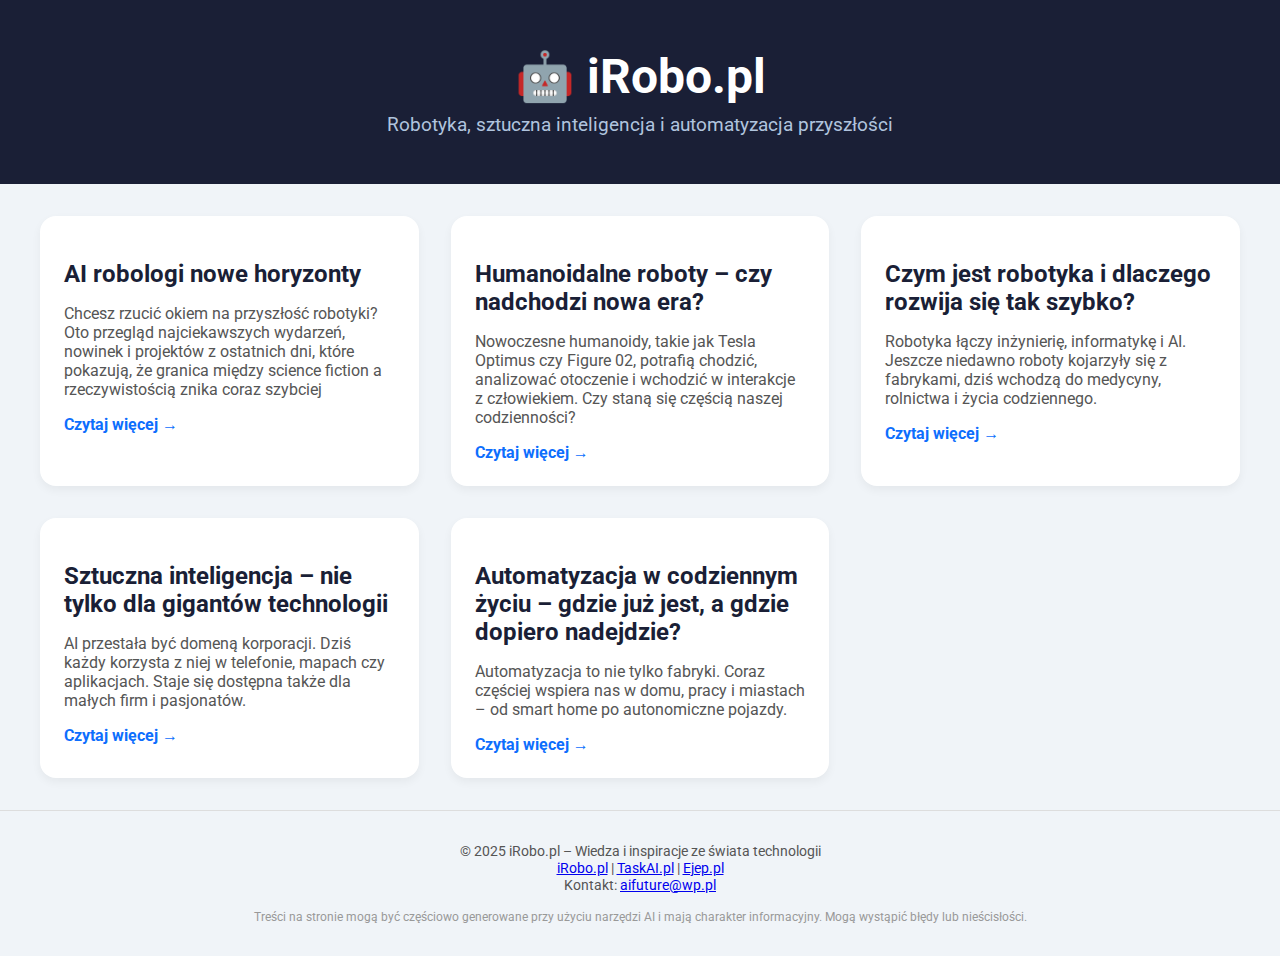
<file: index.html>
<!DOCTYPE html>
<html lang="pl">
<head>
  <meta charset="UTF-8">
  <meta name="viewport" content="width=device-width, initial-scale=1.0">
  <title>iRobo.pl – Robotyka, AI i automatyzacja</title>
  <link href="https://fonts.googleapis.com/css2?family=Roboto:wght@400;700&display=swap" rel="stylesheet">
  <style>
    body { font-family: 'Roboto', sans-serif; margin:0; padding:0; background:#f0f4f8; color:#111; }
    header { background:#1a1f36; color:#fff; text-align:center; padding:3rem 1rem; }
    header h1 { margin:0; font-size:3rem; cursor:pointer; }
    header p { margin:0.5rem 0 0; font-size:1.2rem; color:#b0c4de; }
    main { display:grid; grid-template-columns:1fr; gap:2rem; max-width:1200px; margin:2rem auto; padding:0 1rem; }
    @media(min-width:768px){ main { grid-template-columns:repeat(3,1fr); } }
    .card { background:#fff; border-radius:1rem; padding:1.5rem; box-shadow:0 4px 10px rgba(0,0,0,0.05); transition:transform 0.2s, box-shadow 0.2s; }
    .card:hover { transform:translateY(-5px); box-shadow:0 8px 20px rgba(0,0,0,0.1); }
    .card h2 { font-size:1.5rem; margin-bottom:0.5rem; color:#1a1f36; }
    .card p { color:#555; margin-bottom:1rem; }
    .card a { text-decoration:none; color:#0d6efd; font-weight:700; }
    footer { text-align:center; padding:2rem 1rem; color:#555; border-top:1px solid #ddd; font-size:0.9rem; }
    .disclaimer { font-size:0.75rem; color:#999; margin-top:1rem; }
  </style>
</head>
<body>
  <header onclick="window.location.href='index.html'">
    <h1>🤖 iRobo.pl</h1>
    <p>Robotyka, sztuczna inteligencja i automatyzacja przyszłości</p>
  </header>

  <main>
      <div class="card">
      <h2>AI robologi nowe horyzonty</h2>
      <p>Chcesz rzucić okiem na przyszłość robotyki? Oto przegląd najciekawszych wydarzeń, nowinek i projektów z ostatnich dni, które pokazują, że granica między science fiction a rzeczywistością znika coraz szybciej</p>
      <a href="articles/ai-robologia-nowe-horyzonty.html">Czytaj więcej →</a>
      </div>
    <div class="card">
      <h2>Humanoidalne roboty – czy nadchodzi nowa era?</h2>
      <p>Nowoczesne humanoidy, takie jak Tesla Optimus czy Figure 02, potrafią chodzić, analizować otoczenie i wchodzić w interakcje z człowiekiem. Czy staną się częścią naszej codzienności?</p>
      <a href="articles/humanoidalne-roboty.html">Czytaj więcej →</a>
    </div>
    <div class="card">
      <h2>Czym jest robotyka i dlaczego rozwija się tak szybko?</h2>
      <p>Robotyka łączy inżynierię, informatykę i AI. Jeszcze niedawno roboty kojarzyły się z fabrykami, dziś wchodzą do medycyny, rolnictwa i życia codziennego.</p>
      <a href="articles/robotyka.html">Czytaj więcej →</a>
    </div>
    <div class="card">
      <h2>Sztuczna inteligencja – nie tylko dla gigantów technologii</h2>
      <p>AI przestała być domeną korporacji. Dziś każdy korzysta z niej w telefonie, mapach czy aplikacjach. Staje się dostępna także dla małych firm i pasjonatów.</p>
      <a href="articles/sztuczna-inteligencja.html">Czytaj więcej →</a>
    </div>
    <div class="card">
      <h2>Automatyzacja w codziennym życiu – gdzie już jest, a gdzie dopiero nadejdzie?</h2>
      <p>Automatyzacja to nie tylko fabryki. Coraz częściej wspiera nas w domu, pracy i miastach – od smart home po autonomiczne pojazdy.</p>
      <a href="articles/automatyzacja.html">Czytaj więcej →</a>
    </div>
  </main>

<footer>
  © 2025 iRobo.pl – Wiedza i inspiracje ze świata technologii  
  <div class="links">
    <a href="https://irobo.pl">iRobo.pl</a> | 
    <a href="https://taskai.pl">TaskAI.pl</a> | 
    <a href="https://ejep.pl">Ejep.pl</a>
  </div>
  <div class="contact">
    Kontakt: <a href="mailto:aifuture@wp.pl">aifuture@wp.pl</a>
  </div>
  <div class="disclaimer">
    Treści na stronie mogą być częściowo generowane przy użyciu narzędzi AI i mają charakter informacyjny.  
    Mogą wystąpić błędy lub nieścisłości.
  </div>
</footer>
  
</body>
</html>
</file>
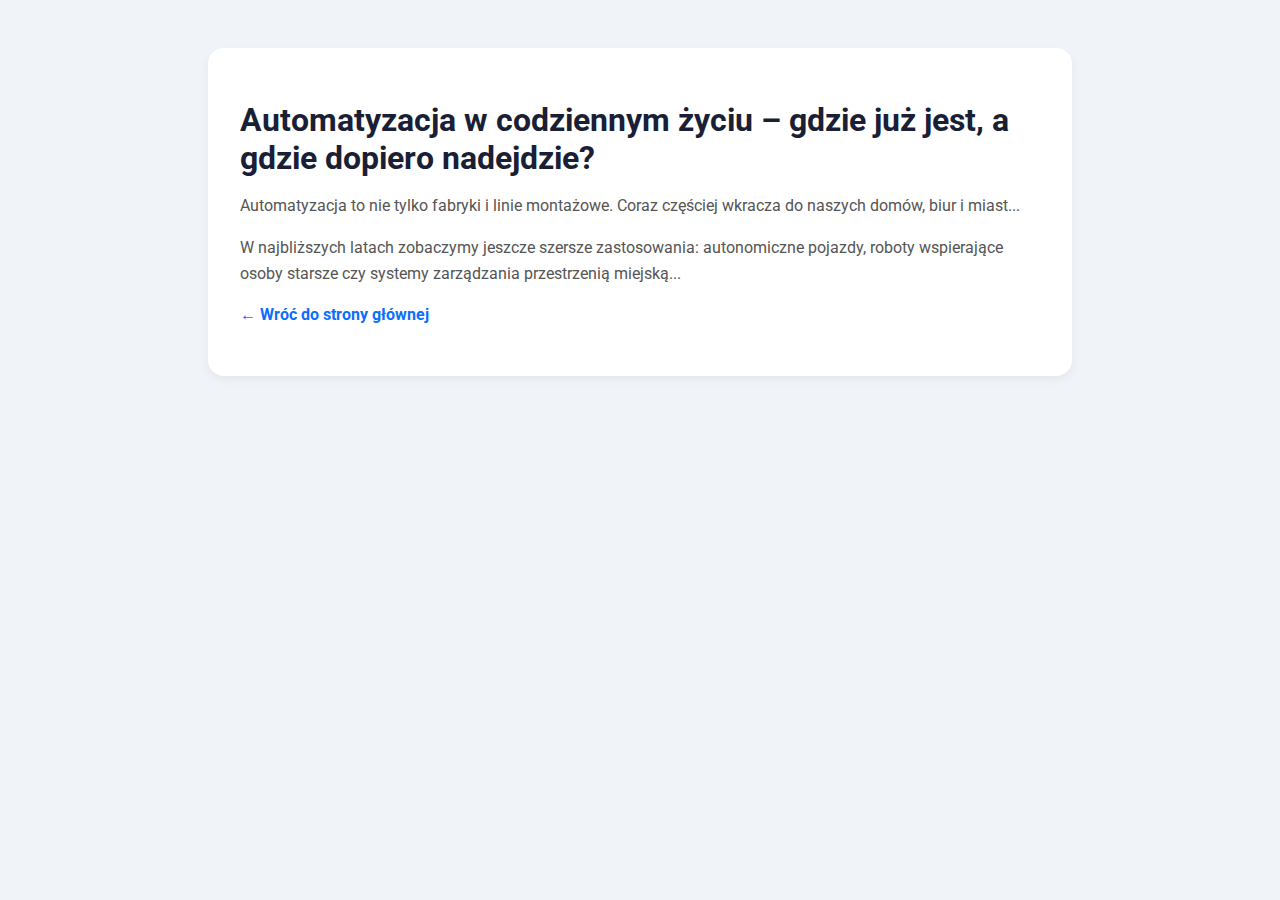
<file: automatyzacja.html>
<!DOCTYPE html>
<html lang="pl">
<head>
  <meta charset="UTF-8">
  <meta name="viewport" content="width=device-width, initial-scale=1.0">
  <title>Automatyzacja w codziennym życiu – iRobo.pl</title>
  <link href="https://fonts.googleapis.com/css2?family=Roboto:wght@400;700&display=swap" rel="stylesheet">
  <style>
    body { font-family:'Roboto',sans-serif; background:#f0f4f8; color:#111; margin:0; padding:0; }
    main { max-width:800px; margin:3rem auto; padding:0 1rem; background:#fff; border-radius:1rem; box-shadow:0 4px 10px rgba(0,0,0,0.05); padding:2rem; }
    h1 { font-size:2rem; color:#1a1f36; margin-bottom:1rem; }
    p { margin-bottom:1rem; color:#555; line-height:1.6; }
    a { color:#0d6efd; text-decoration:none; font-weight:700; }
  </style>
</head>
<body>
  <main>
    <h1>Automatyzacja w codziennym życiu – gdzie już jest, a gdzie dopiero nadejdzie?</h1>
    <p>Automatyzacja to nie tylko fabryki i linie montażowe. Coraz częściej wkracza do naszych domów, biur i miast...</p>
    <p>W najbliższych latach zobaczymy jeszcze szersze zastosowania: autonomiczne pojazdy, roboty wspierające osoby starsze czy systemy zarządzania przestrzenią miejską...</p>
    <p><a href="../index.html">← Wróć do strony głównej</a></p>
  </main>
</body>
</html>
</file>
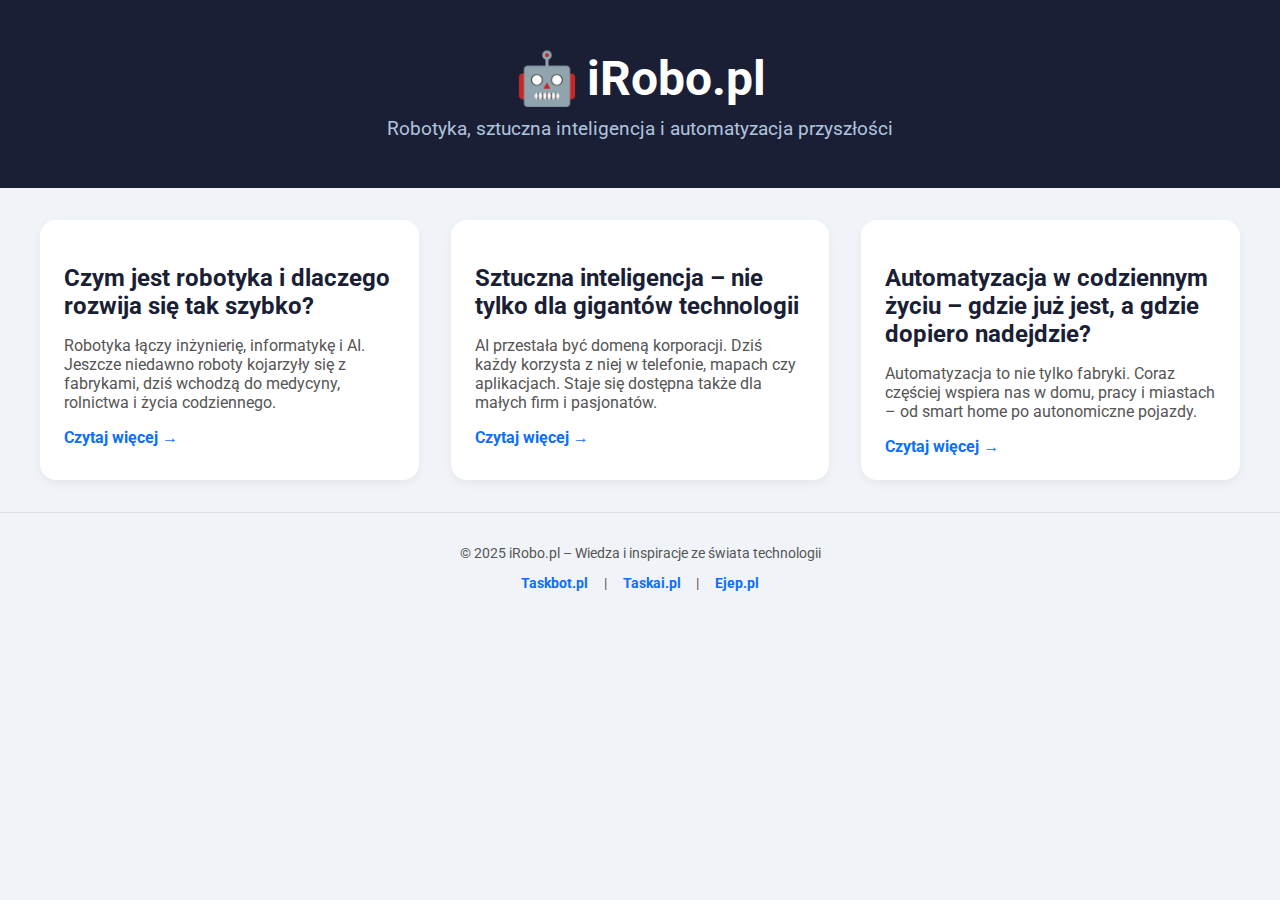
<file: index(1).html>
<!DOCTYPE html>
<html lang="pl">
<head>

  <!-- Google tag (gtag.js) -->
<script async src="https://www.googletagmanager.com/gtag/js?id=G-JDNJRMNJTN"></script>
<script>
  window.dataLayer = window.dataLayer || [];
  function gtag(){dataLayer.push(arguments);}
  gtag('js', new Date());

  gtag('config', 'G-JDNJRMNJTN');
</script>

  <meta charset="UTF-8">
  <meta name="viewport" content="width=device-width, initial-scale=1.0">
  <title>iRobo.pl – Robotyka, AI i automatyzacja</title>
  <meta name="description" content="iRobo.pl – blog o robotyce, sztucznej inteligencji i automatyzacji. Nowości, poradniki i analizy technologiczne.">
  <link href="https://fonts.googleapis.com/css2?family=Roboto:wght@400;700&display=swap" rel="stylesheet">
  <style>
    body { font-family: 'Roboto', sans-serif; margin:0; padding:0; background:#f0f4f8; color:#111; }
    header { background:#1a1f36; color:#fff; text-align:center; padding:3rem 1rem; }
    header h1 { margin:0; font-size:3rem; display:flex; align-items:center; justify-content:center; gap:0.5rem; }
    header h1 span.logo { font-size:3.2rem; }
    header p { margin:0.5rem 0 0; font-size:1.2rem; color:#b0c4de; }
    main { display:grid; grid-template-columns:1fr; gap:2rem; max-width:1200px; margin:2rem auto; padding:0 1rem; }
    @media(min-width:768px){ main { grid-template-columns:repeat(3,1fr); } }
    .card { background:#fff; border-radius:1rem; padding:1.5rem; box-shadow:0 4px 10px rgba(0,0,0,0.05); transition:transform 0.2s, box-shadow 0.2s; }
    .card:hover { transform:translateY(-5px); box-shadow:0 8px 20px rgba(0,0,0,0.1); }
    .card h2 { font-size:1.5rem; margin-bottom:0.5rem; color:#1a1f36; }
    .card p { color:#555; margin-bottom:1rem; }
    .card a { text-decoration:none; color:#0d6efd; font-weight:700; }
    footer { text-align:center; padding:2rem 1rem; color:#555; border-top:1px solid #ddd; font-size:0.9rem; }
    footer .links { margin-top:0.8rem; }
    footer .links a { margin:0 0.8rem; text-decoration:none; color:#0d6efd; font-weight:700; }
  </style>
</head>
<body>
  <header>
    <h1><span class="logo">🤖</span> iRobo.pl</h1>
    <p>Robotyka, sztuczna inteligencja i automatyzacja przyszłości</p>
  </header>

  <main>
    <div class="card">
      <h2>Czym jest robotyka i dlaczego rozwija się tak szybko?</h2>
      <p>Robotyka łączy inżynierię, informatykę i AI. Jeszcze niedawno roboty kojarzyły się z fabrykami, dziś wchodzą do medycyny, rolnictwa i życia codziennego.</p>
      <a href="articles/robotyka.html">Czytaj więcej →</a>
    </div>
    <div class="card">
      <h2>Sztuczna inteligencja – nie tylko dla gigantów technologii</h2>
      <p>AI przestała być domeną korporacji. Dziś każdy korzysta z niej w telefonie, mapach czy aplikacjach. Staje się dostępna także dla małych firm i pasjonatów.</p>
      <a href="articles/sztuczna-inteligencja.html">Czytaj więcej →</a>
    </div>
    <div class="card">
      <h2>Automatyzacja w codziennym życiu – gdzie już jest, a gdzie dopiero nadejdzie?</h2>
      <p>Automatyzacja to nie tylko fabryki. Coraz częściej wspiera nas w domu, pracy i miastach – od smart home po autonomiczne pojazdy.</p>
      <a href="articles/automatyzacja.html">Czytaj więcej →</a>
    </div>
  </main>

  <footer>
    © 2025 iRobo.pl – Wiedza i inspiracje ze świata technologii
    <div class="links">
      <a href="https://taskbot.pl">Taskbot.pl</a> |
      <a href="https://taskai.pl">Taskai.pl</a> |
      <a href="https://ejep.pl">Ejep.pl</a>
    </div>
  </footer>
</body>
</html>
</file>
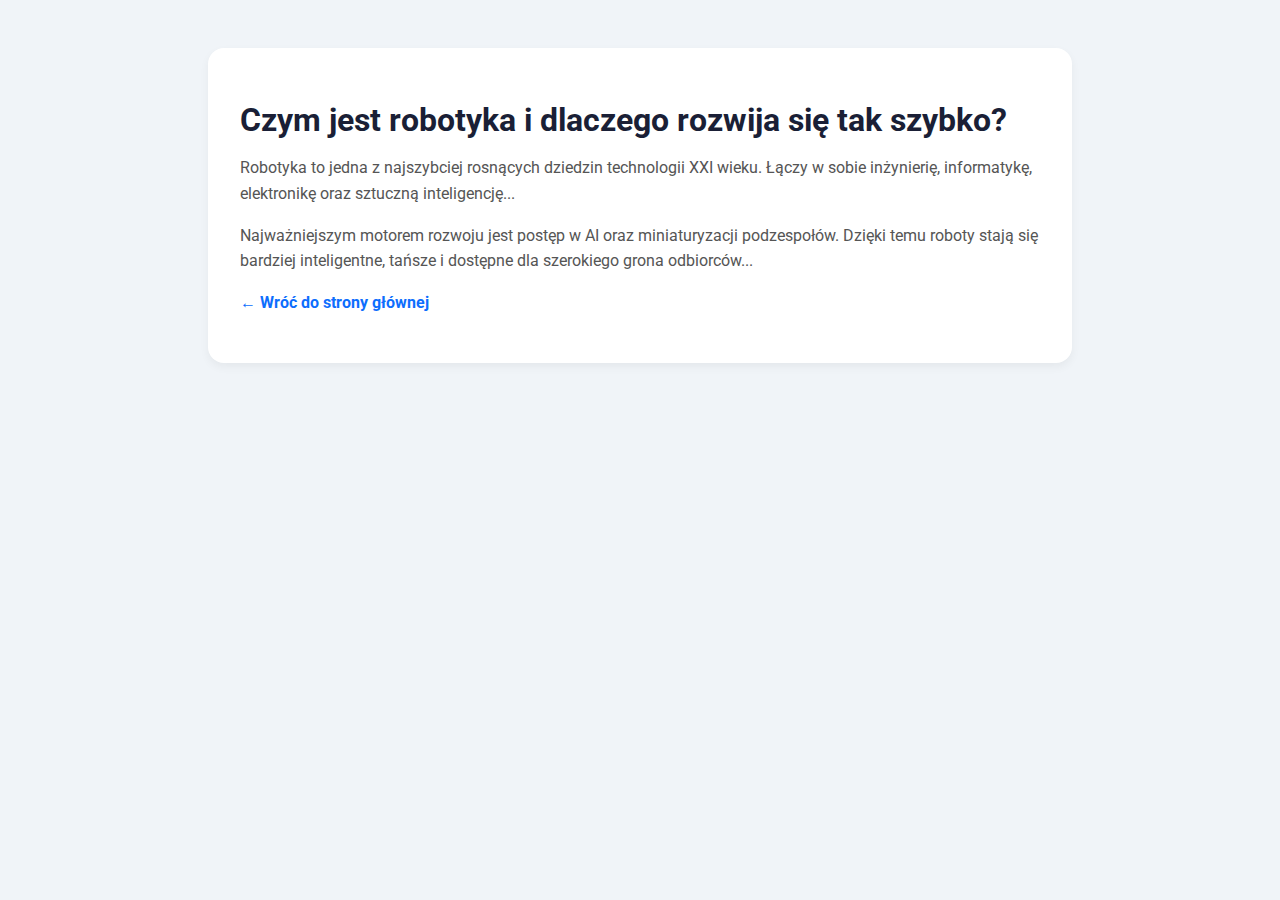
<file: robotyka.html>
<!DOCTYPE html>
<html lang="pl">
<head>
  <meta charset="UTF-8">
  <meta name="viewport" content="width=device-width, initial-scale=1.0">
  <title>Czym jest robotyka – iRobo.pl</title>
  <link href="https://fonts.googleapis.com/css2?family=Roboto:wght@400;700&display=swap" rel="stylesheet">
  <style>
    body { font-family:'Roboto',sans-serif; background:#f0f4f8; color:#111; margin:0; padding:0; }
    main { max-width:800px; margin:3rem auto; padding:0 1rem; background:#fff; border-radius:1rem; box-shadow:0 4px 10px rgba(0,0,0,0.05); padding:2rem; }
    h1 { font-size:2rem; color:#1a1f36; margin-bottom:1rem; }
    p { margin-bottom:1rem; color:#555; line-height:1.6; }
    a { color:#0d6efd; text-decoration:none; font-weight:700; }
  </style>
</head>
<body>
  <main>
    <h1>Czym jest robotyka i dlaczego rozwija się tak szybko?</h1>
    <p>Robotyka to jedna z najszybciej rosnących dziedzin technologii XXI wieku. Łączy w sobie inżynierię, informatykę, elektronikę oraz sztuczną inteligencję...</p>
    <p>Najważniejszym motorem rozwoju jest postęp w AI oraz miniaturyzacji podzespołów. Dzięki temu roboty stają się bardziej inteligentne, tańsze i dostępne dla szerokiego grona odbiorców...</p>
    <p><a href="../index.html">← Wróć do strony głównej</a></p>
  </main>
</body>
</html>
</file>
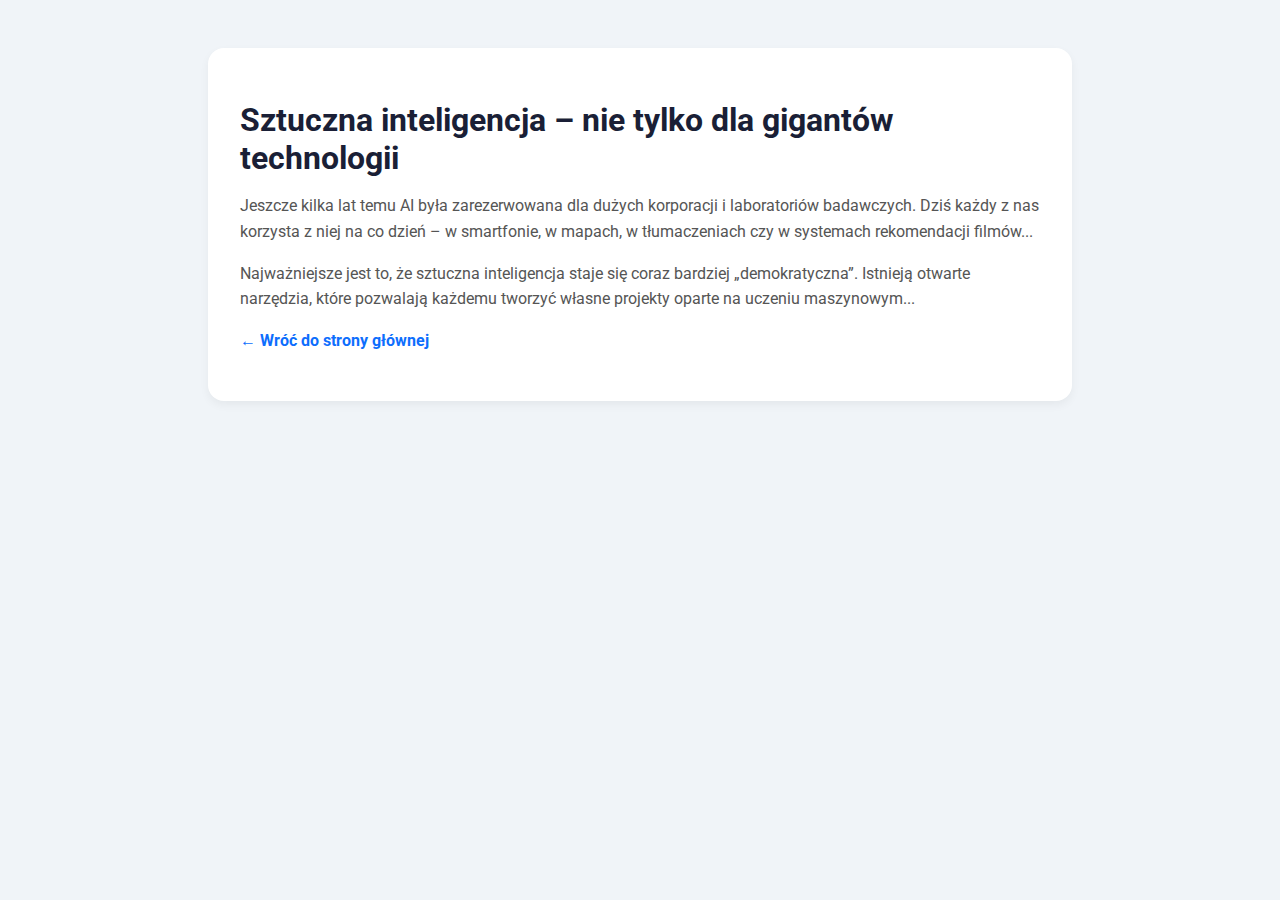
<file: sztuczna-inteligencja.html>
<!DOCTYPE html>
<html lang="pl">
<head>
  <meta charset="UTF-8">
  <meta name="viewport" content="width=device-width, initial-scale=1.0">
  <title>Sztuczna inteligencja – iRobo.pl</title>
  <link href="https://fonts.googleapis.com/css2?family=Roboto:wght@400;700&display=swap" rel="stylesheet">
  <style>
    body { font-family:'Roboto',sans-serif; background:#f0f4f8; color:#111; margin:0; padding:0; }
    main { max-width:800px; margin:3rem auto; padding:0 1rem; background:#fff; border-radius:1rem; box-shadow:0 4px 10px rgba(0,0,0,0.05); padding:2rem; }
    h1 { font-size:2rem; color:#1a1f36; margin-bottom:1rem; }
    p { margin-bottom:1rem; color:#555; line-height:1.6; }
    a { color:#0d6efd; text-decoration:none; font-weight:700; }
  </style>
</head>
<body>
  <main>
    <h1>Sztuczna inteligencja – nie tylko dla gigantów technologii</h1>
    <p>Jeszcze kilka lat temu AI była zarezerwowana dla dużych korporacji i laboratoriów badawczych. Dziś każdy z nas korzysta z niej na co dzień – w smartfonie, w mapach, w tłumaczeniach czy w systemach rekomendacji filmów...</p>
    <p>Najważniejsze jest to, że sztuczna inteligencja staje się coraz bardziej „demokratyczna”. Istnieją otwarte narzędzia, które pozwalają każdemu tworzyć własne projekty oparte na uczeniu maszynowym...</p>
    <p><a href="../index.html">← Wróć do strony głównej</a></p>
  </main>
</body>
</html>
</file>
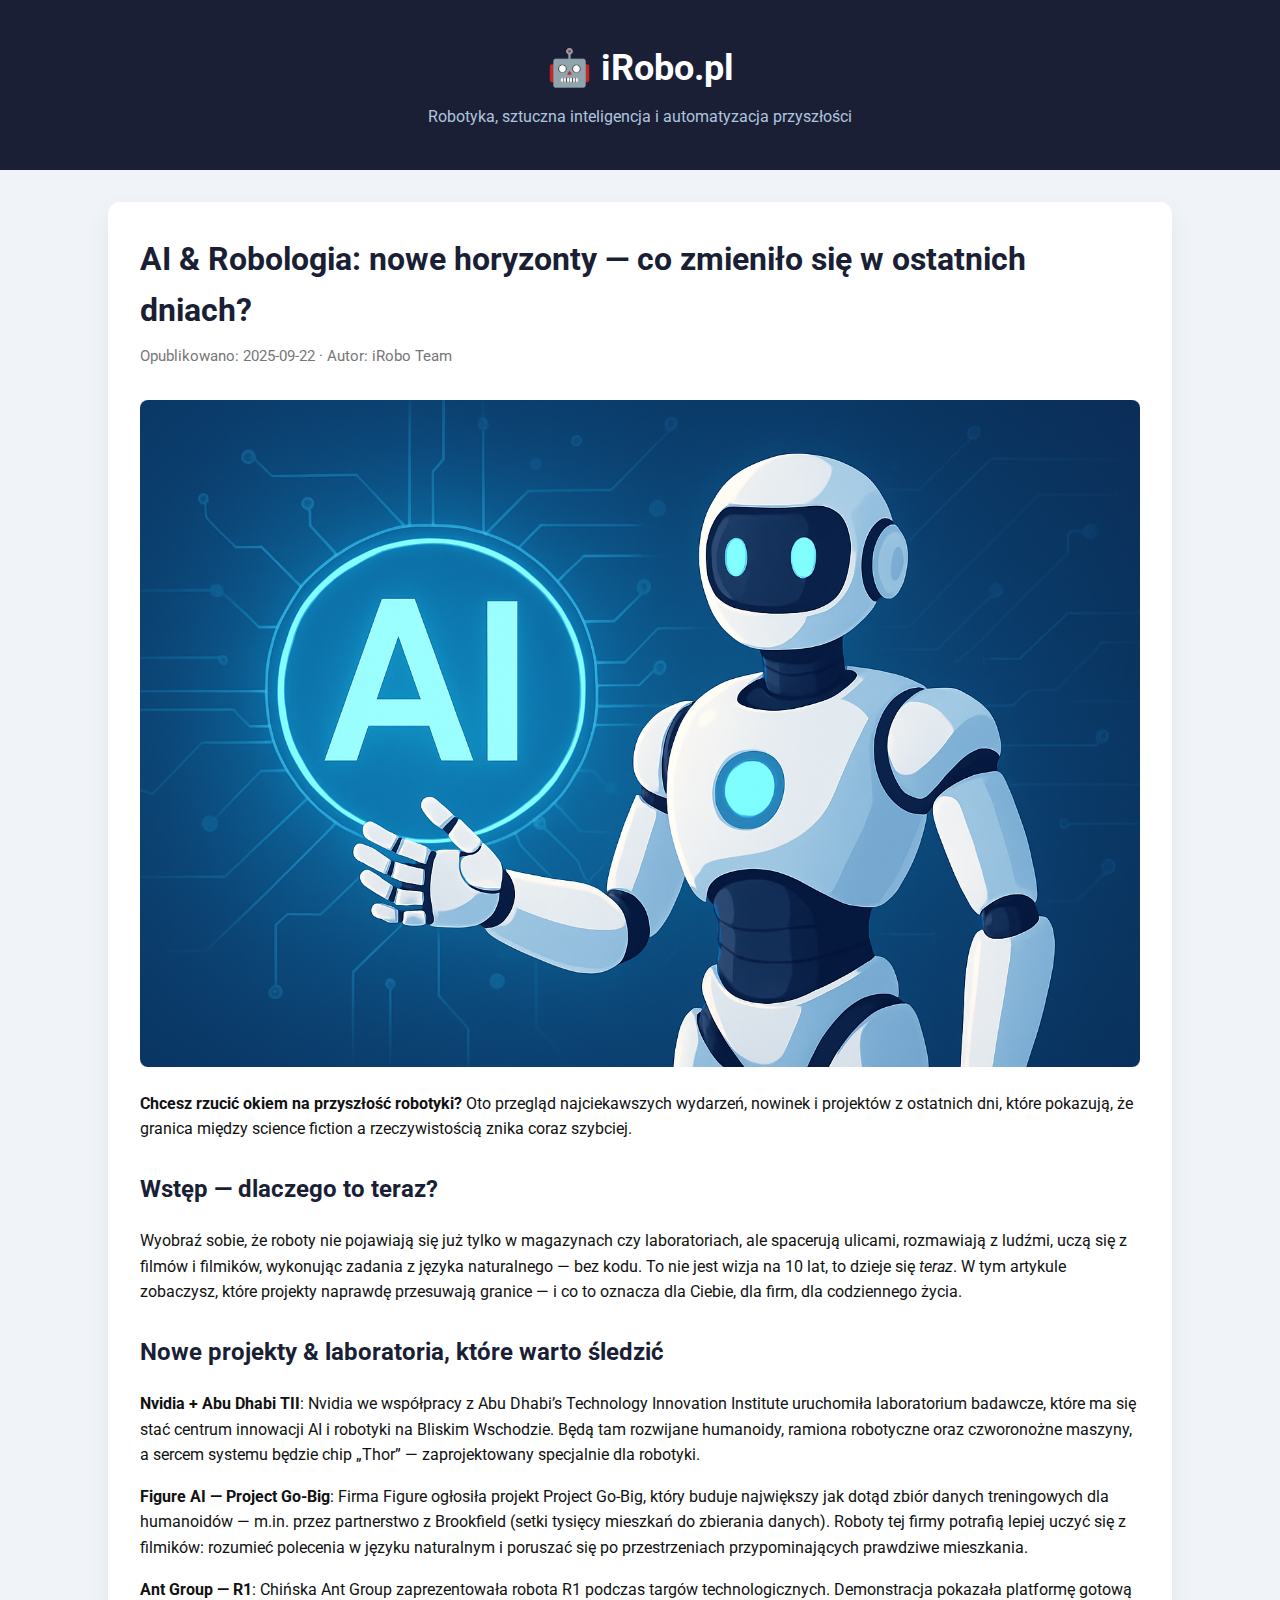
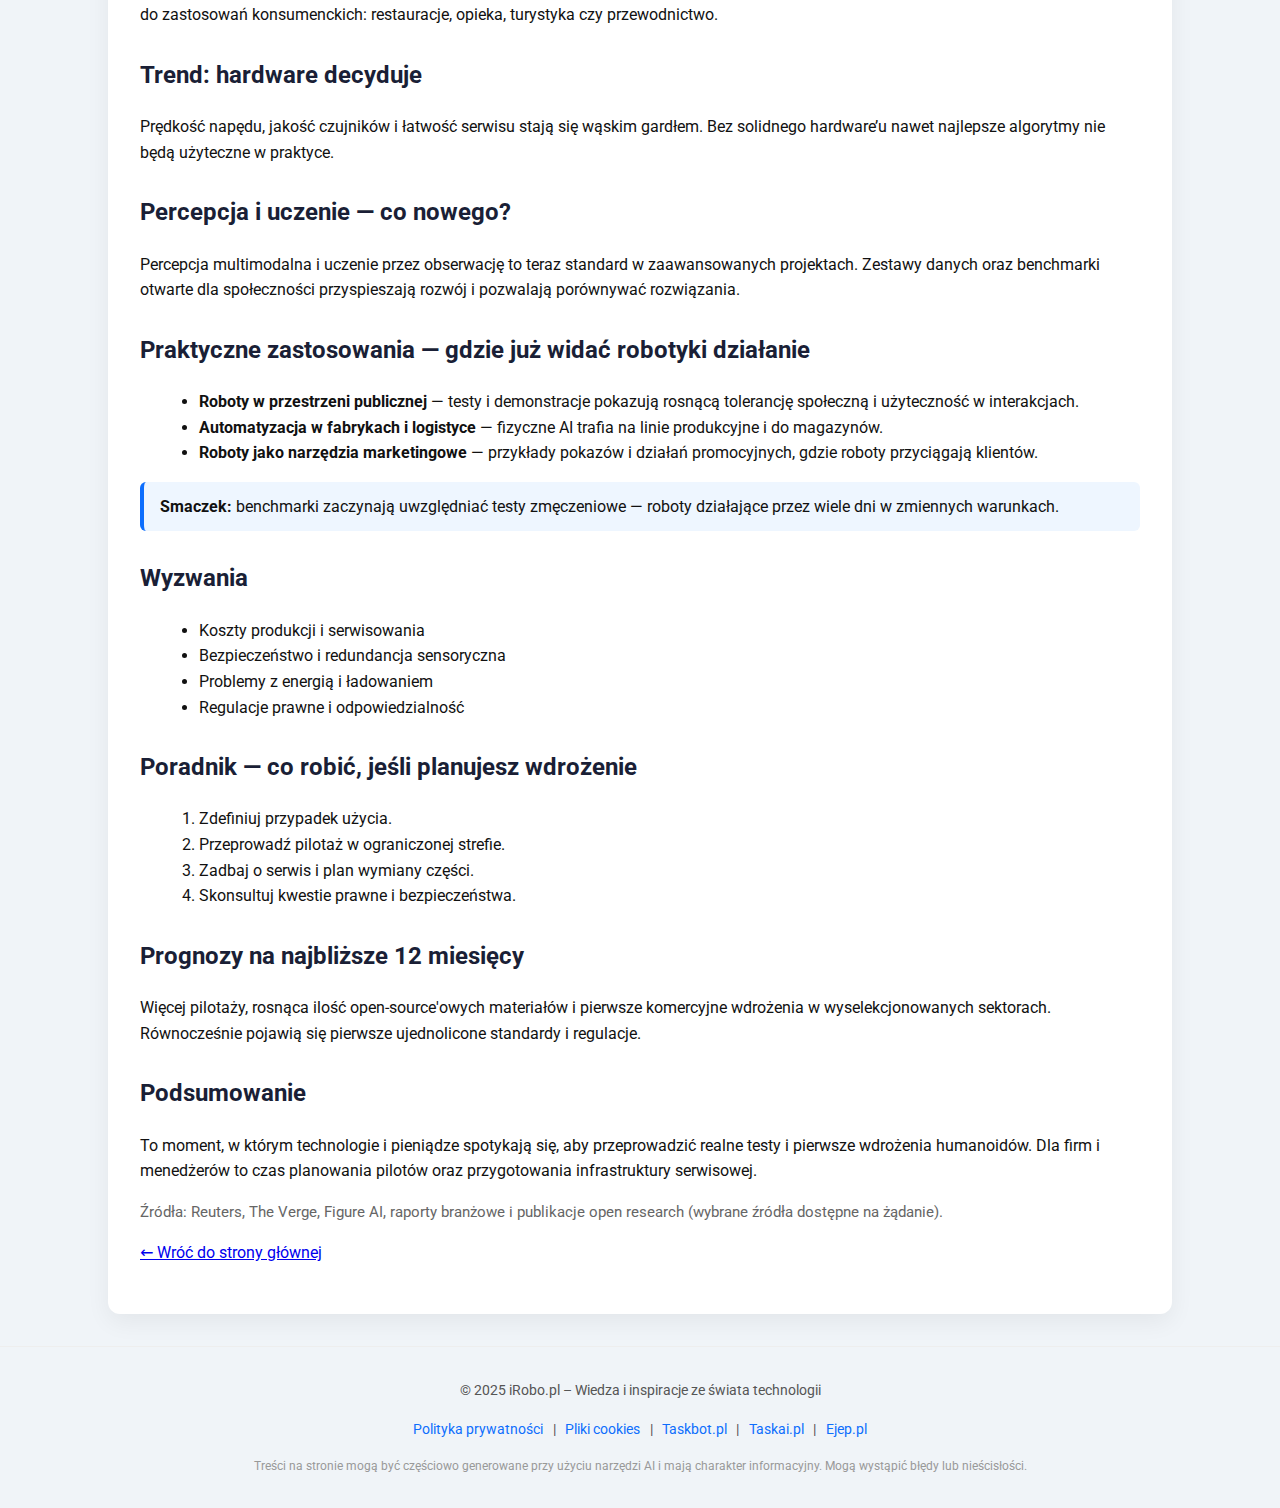
<file: articles/ai-robologia-nowe-horyzonty.html>
<!DOCTYPE html>
<html lang="pl">
<head>
  <meta charset="utf-8">
  <meta name="viewport" content="width=device-width,initial-scale=1">
  <title>AI & Robologia: nowe horyzonty — iRobo.pl</title>
  <link href="https://fonts.googleapis.com/css2?family=Roboto:wght@400;700&display=swap" rel="stylesheet">
  <style>
    body{font-family:Roboto,system-ui,-apple-system,Segoe UI,Arial; background:#f0f4f8; color:#111; margin:0; padding:0; line-height:1.6;}
    header{background:#1a1f36; color:#fff; padding:2.5rem 1rem; text-align:center; cursor:pointer;}
    header h1{margin:0; font-size:2.25rem;}
    header p{margin:.4rem 0 0; color:#b0c4de;}
    main{max-width:1000px; margin:2rem auto; padding:2rem; background:#fff; border-radius:12px; box-shadow:0 8px 24px rgba(0,0,0,0.06);}
    h1.article-title{font-size:2rem; color:#1a1f36; margin:0 0 0.5rem;}
    .meta{color:#777; font-size:0.95rem; margin-bottom:1rem;}
    img.hero{width:100%; height:auto; border-radius:8px; margin:1rem 0;}
    h2{color:#1a1f36; margin-top:1.75rem;}
    p{margin:0 0 1rem;}
    ul{margin:0 0 1rem 1.2rem;}
    ol{margin:0 0 1rem 1.2rem;}
    .callout{background:#eef6ff; border-left:4px solid #0d6efd; padding:0.75rem 1rem; border-radius:6px; margin:1rem 0;}
    .small{font-size:0.95rem; color:#666;}
    footer{font-size:0.9rem; color:#555; text-align:center; padding:2rem 1rem; border-top:1px solid #eee; margin-top:2rem;}
    .footer-links{margin-top:1rem;}
    .footer-links a{color:#0d6efd; text-decoration:none; margin:0 .4rem;}
    .disclaimer{font-size:0.75rem; color:#999; margin-top:1rem;}
  </style>
</head>
<body>
  <header onclick="window.location.href='../index.html'">
    <h1>🤖 iRobo.pl</h1>
    <p>Robotyka, sztuczna inteligencja i automatyzacja przyszłości</p>
  </header>

  <main>
    <h1 class="article-title">AI & Robologia: nowe horyzonty — co zmieniło się w ostatnich dniach?</h1>
    <div class="meta">Opublikowano: 2025-09-22 · Autor: iRobo Team</div>

    <img class="hero" src="../images/file_0000000019a861f48f937ab336fdef1f.png" alt="Humanoidalny robot">

    <p><strong>Chcesz rzucić okiem na przyszłość robotyki?</strong> Oto przegląd najciekawszych wydarzeń, nowinek i projektów z ostatnich dni, które pokazują, że granica między science fiction a rzeczywistością znika coraz szybciej.</p>

    <h2>Wstęp — dlaczego to teraz?</h2>
    <p>Wyobraź sobie, że roboty nie pojawiają się już tylko w magazynach czy laboratoriach, ale spacerują ulicami, rozmawiają z ludźmi, uczą się z filmów i filmików, wykonując zadania z języka naturalnego — bez kodu. To nie jest wizja na 10 lat, to dzieje się <em>teraz</em>. W tym artykule zobaczysz, które projekty naprawdę przesuwają granice — i co to oznacza dla Ciebie, dla firm, dla codziennego życia.</p>

    <h2>Nowe projekty & laboratoria, które warto śledzić</h2>
    <p><strong>Nvidia + Abu Dhabi TII</strong>: Nvidia we współpracy z Abu Dhabi’s Technology Innovation Institute uruchomiła laboratorium badawcze, które ma się stać centrum innowacji AI i robotyki na Bliskim Wschodzie. Będą tam rozwijane humanoidy, ramiona robotyczne oraz czworonożne maszyny, a sercem systemu będzie chip „Thor” — zaprojektowany specjalnie dla robotyki.</p>

    <p><strong>Figure AI — Project Go‑Big</strong>: Firma Figure ogłosiła projekt Project Go‑Big, który buduje największy jak dotąd zbiór danych treningowych dla humanoidów — m.in. przez partnerstwo z Brookfield (setki tysięcy mieszkań do zbierania danych). Roboty tej firmy potrafią lepiej uczyć się z filmików: rozumieć polecenia w języku naturalnym i poruszać się po przestrzeniach przypominających prawdziwe mieszkania.</p>

    <p><strong>Ant Group — R1</strong>: Chińska Ant Group zaprezentowała robota R1 podczas targów technologicznych. Demonstracja pokazała platformę gotową do zastosowań konsumenckich: restauracje, opieka, turystyka czy przewodnictwo.</p>

    <h2>Trend: hardware decyduje</h2>
    <p>Prędkość napędu, jakość czujników i łatwość serwisu stają się wąskim gardłem. Bez solidnego hardware’u nawet najlepsze algorytmy nie będą użyteczne w praktyce.</p>

    <h2>Percepcja i uczenie — co nowego?</h2>
    <p>Percepcja multimodalna i uczenie przez obserwację to teraz standard w zaawansowanych projektach. Zestawy danych oraz benchmarki otwarte dla społeczności przyspieszają rozwój i pozwalają porównywać rozwiązania.</p>

    <h2>Praktyczne zastosowania — gdzie już widać robotyki działanie</h2>
    <ul>
      <li><strong>Roboty w przestrzeni publicznej</strong> — testy i demonstracje pokazują rosnącą tolerancję społeczną i użyteczność w interakcjach.</li>
      <li><strong>Automatyzacja w fabrykach i logistyce</strong> — fizyczne AI trafia na linie produkcyjne i do magazynów.</li>
      <li><strong>Roboty jako narzędzia marketingowe</strong> — przykłady pokazów i działań promocyjnych, gdzie roboty przyciągają klientów.</li>
    </ul>

    <div class="callout"><strong>Smaczek:</strong> benchmarki zaczynają uwzględniać testy zmęczeniowe — roboty działające przez wiele dni w zmiennych warunkach.</div>

    <h2>Wyzwania</h2>
    <ul>
      <li>Koszty produkcji i serwisowania</li>
      <li>Bezpieczeństwo i redundancja sensoryczna</li>
      <li>Problemy z energią i ładowaniem</li>
      <li>Regulacje prawne i odpowiedzialność</li>
    </ul>

    <h2>Poradnik — co robić, jeśli planujesz wdrożenie</h2>
    <ol>
      <li>Zdefiniuj przypadek użycia.</li>
      <li>Przeprowadź pilotaż w ograniczonej strefie.</li>
      <li>Zadbaj o serwis i plan wymiany części.</li>
      <li>Skonsultuj kwestie prawne i bezpieczeństwa.</li>
    </ol>

    <h2>Prognozy na najbliższe 12 miesięcy</h2>
    <p>Więcej pilotaży, rosnąca ilość open-source'owych materiałów i pierwsze komercyjne wdrożenia w wyselekcjonowanych sektorach. Równocześnie pojawią się pierwsze ujednolicone standardy i regulacje.</p>

    <h2>Podsumowanie</h2>
    <p>To moment, w którym technologie i pieniądze spotykają się, aby przeprowadzić realne testy i pierwsze wdrożenia humanoidów. Dla firm i menedżerów to czas planowania pilotów oraz przygotowania infrastruktury serwisowej.</p>

    <p class="small">Źródła: Reuters, The Verge, Figure AI, raporty branżowe i publikacje open research (wybrane źródła dostępne na żądanie).</p>

    <p><a href="../index.html">← Wróć do strony głównej</a></p>
  </main>

  <footer>
    © 2025 iRobo.pl – Wiedza i inspiracje ze świata technologii
    <div class="footer-links">
      <a href="../polityka-prywatnosci.html">Polityka prywatności</a> |
      <a href="../cookies.html">Pliki cookies</a> |
      <a href="https://taskbot.pl" target="_blank" rel="noopener noreferrer">Taskbot.pl</a> |
      <a href="https://taskai.pl" target="_blank" rel="noopener noreferrer">Taskai.pl</a> |
      <a href="https://ejep.pl" target="_blank" rel="noopener noreferrer">Ejep.pl</a>
    </div>
    <div class="disclaimer">Treści na stronie mogą być częściowo generowane przy użyciu narzędzi AI i mają charakter informacyjny. Mogą wystąpić błędy lub nieścisłości.</div>
  </footer>
</body>
</html>
</file>
